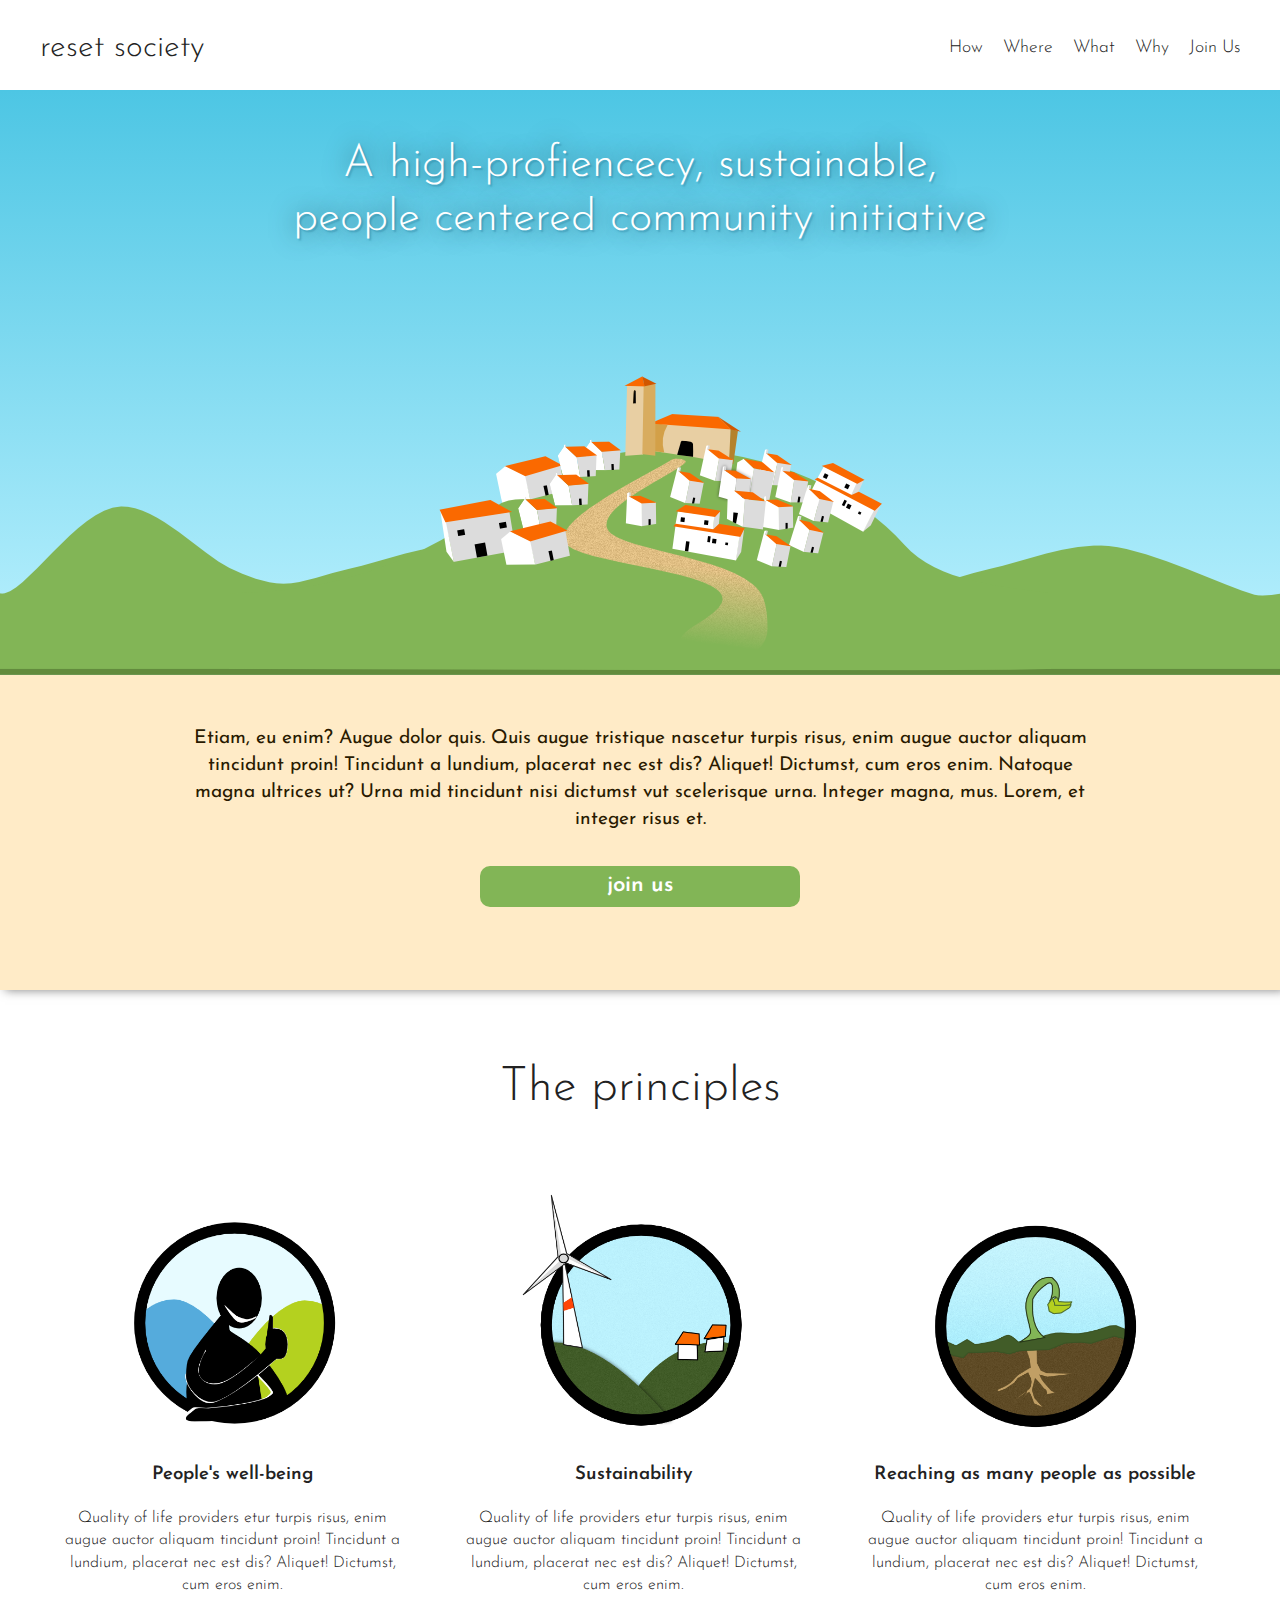
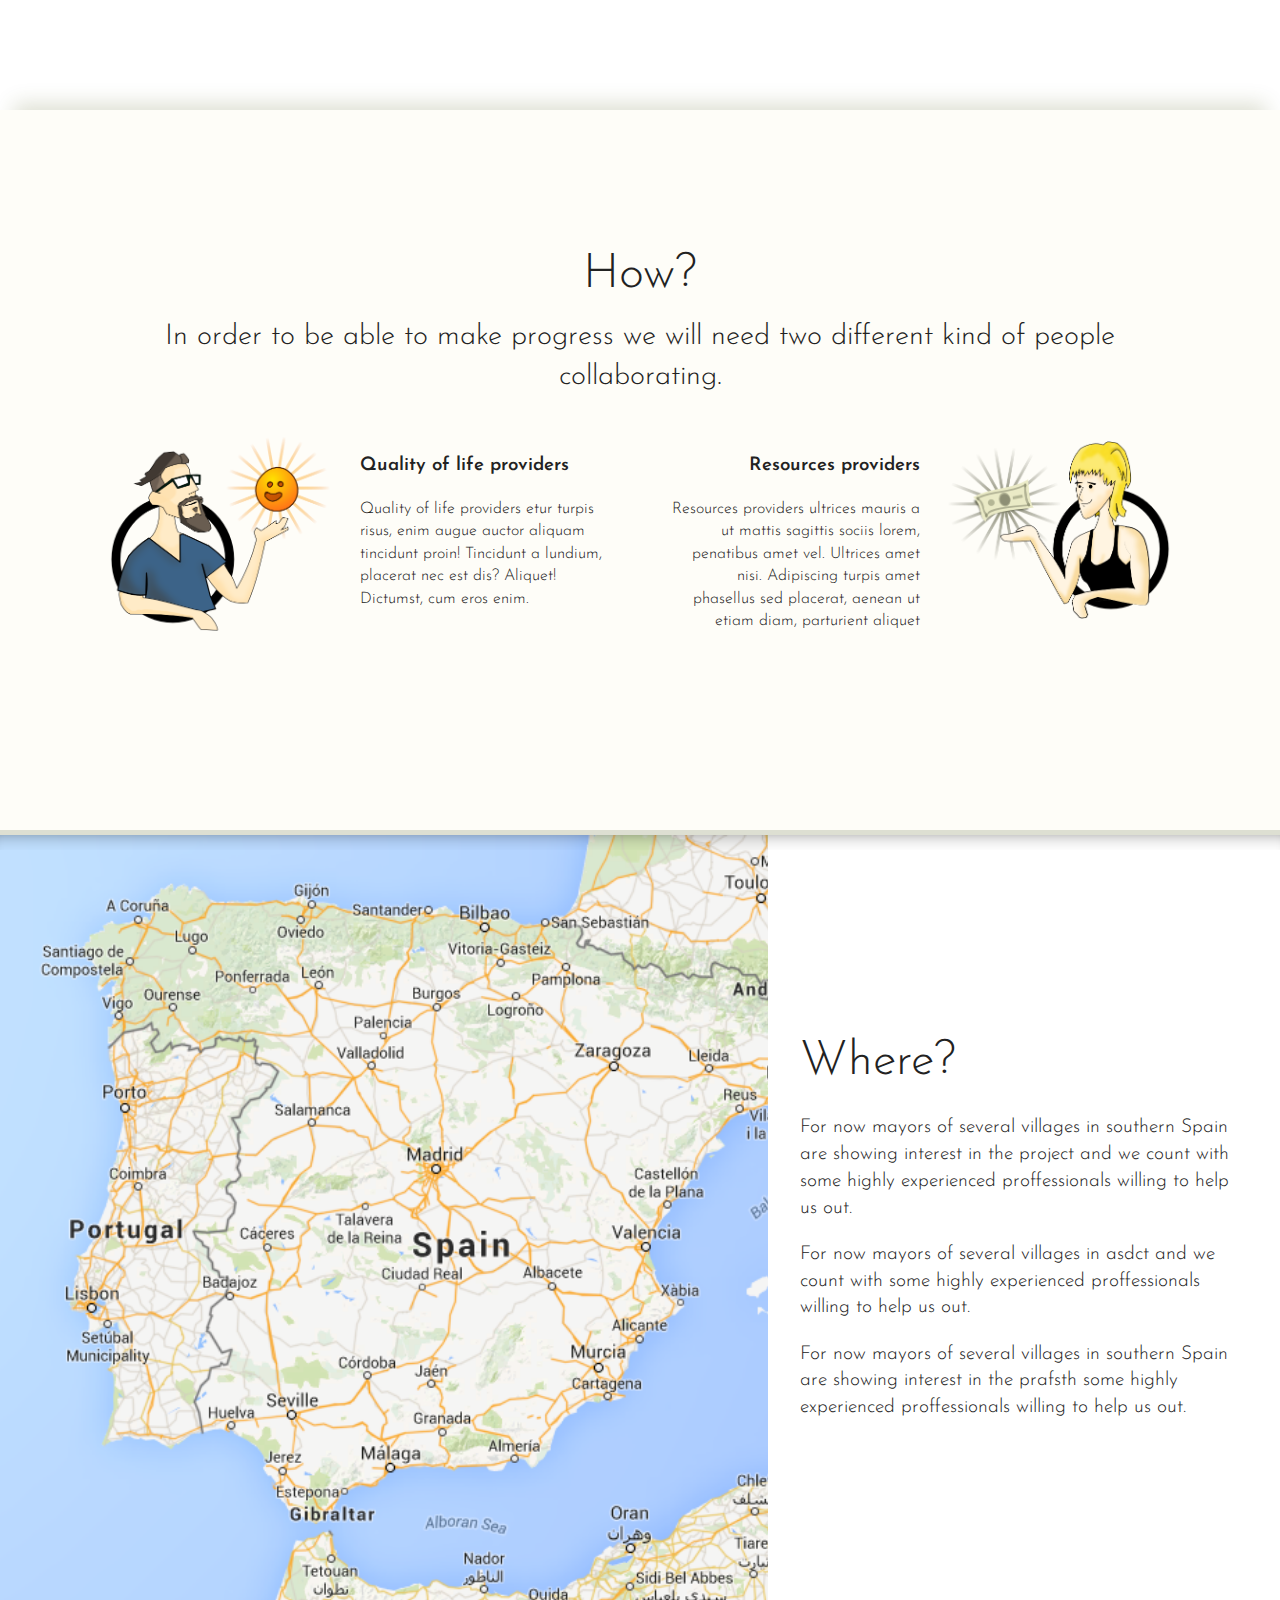
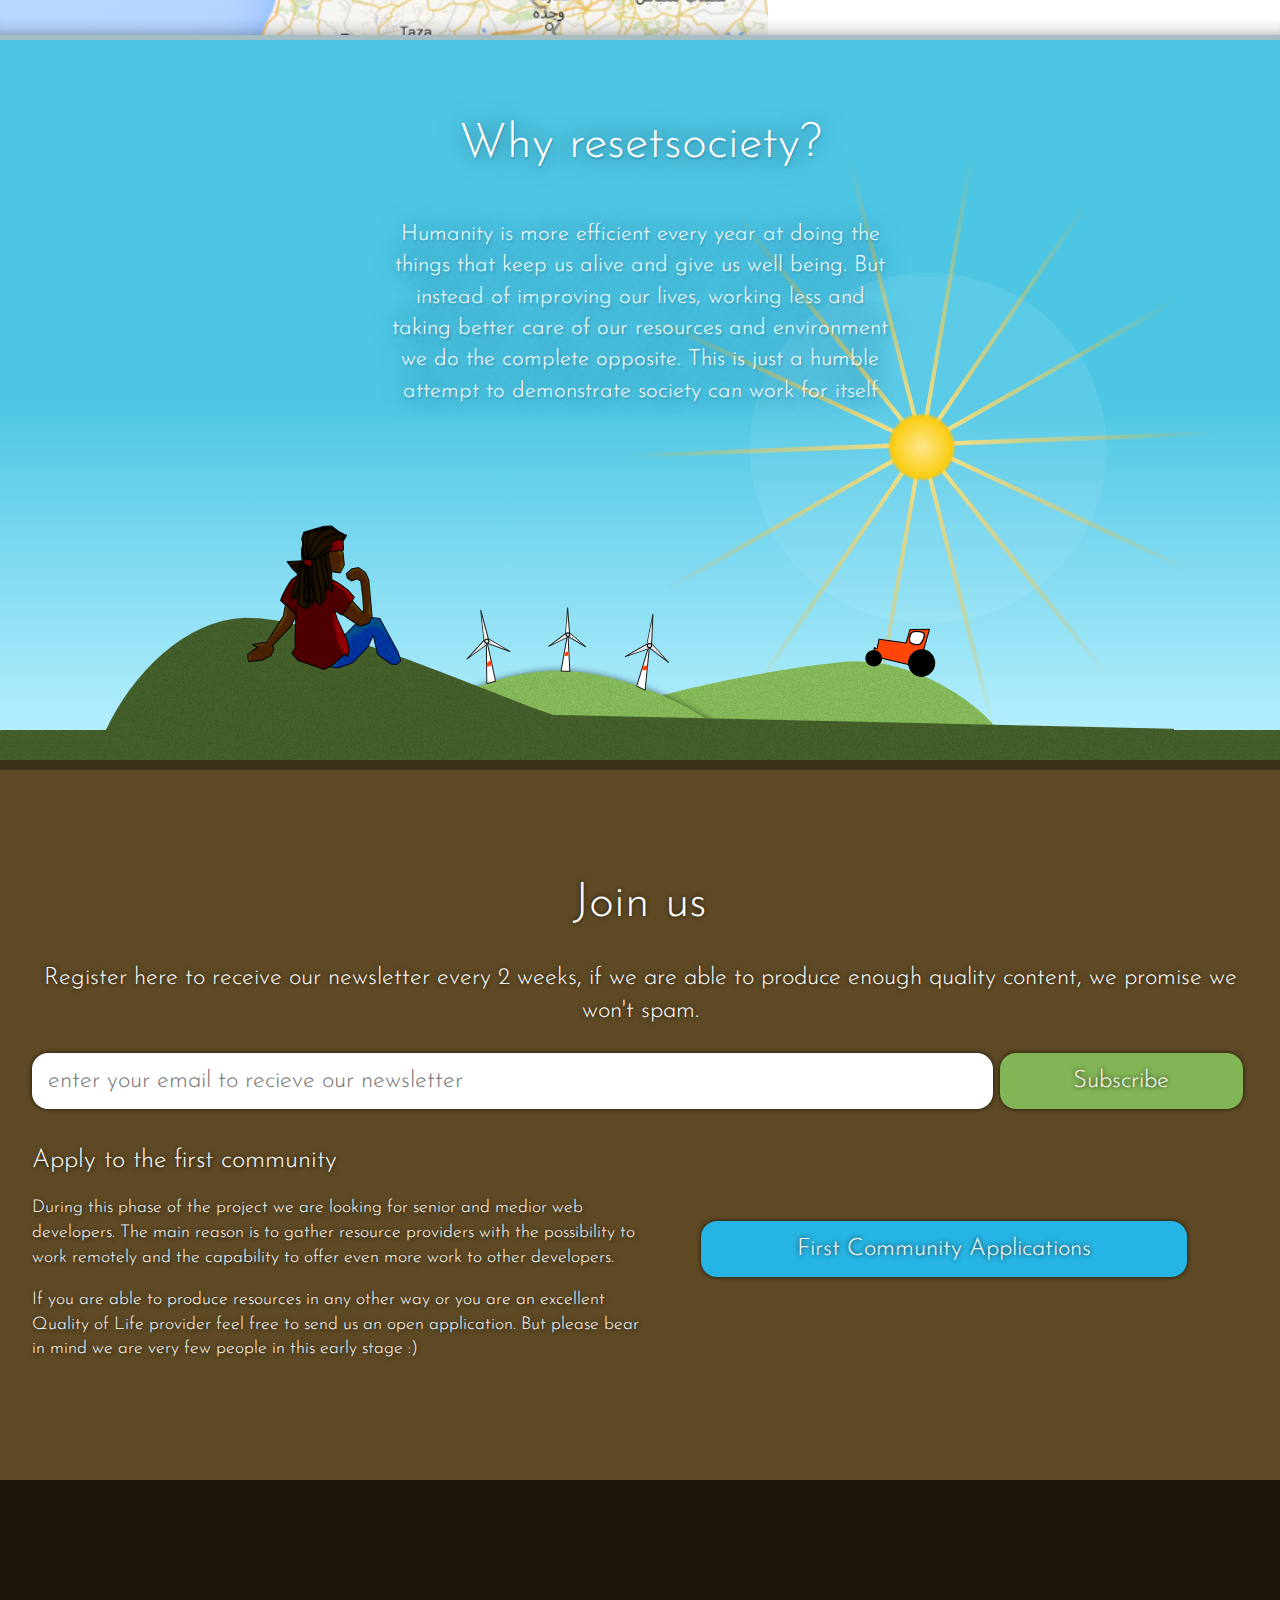
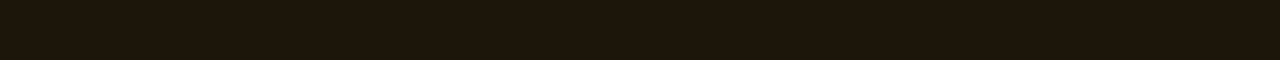
<file: index.html>
<!DOCTYPE html>
<!--[if lt IE 7]>      <html class="no-js lt-ie9 lt-ie8 lt-ie7"> <![endif]-->
<!--[if IE 7]>         <html class="no-js lt-ie9 lt-ie8"> <![endif]-->
<!--[if IE 8]>         <html class="no-js lt-ie9"> <![endif]-->
<!--[if gt IE 8]><!--> <html class="no-js"> <!--<![endif]-->
<head>
  <meta charset="utf-8">
  <meta http-equiv="X-UA-Compatible" content="IE=edge">
  <title></title>
  <meta name="description" content="">
  <meta name="viewport" content="width=device-width, initial-scale=1">

  <!-- Place favicon.ico and apple-touch-icon.png in the root directory -->

  <link rel="stylesheet" href="css/normalize.css">
  <link rel="stylesheet" href="css/main.css">
  <link rel="stylesheet" href="css/main_nav.css">
  <link rel="stylesheet" href="css/home.css">
  <script src="js/vendor/modernizr-2.6.2.min.js"></script>
  <!-- <link href='http://fonts.googleapis.com/css?family=Fira+Sans:300,400,500' rel='stylesheet' type='text/css'> -->
  <link href='http://fonts.googleapis.com/css?family=Josefin+Sans:300,400,600' rel='stylesheet' type='text/css'>
  <link rel="stylesheet" href="http://i.icomoon.io/public/temp/89fc2ce3e8/ResetSociety/style.css">
</head>

<body>
  <nav class="main_nav">
    <h1 class="main_nav__logo">reset society</h1>
    <ul class="main_nav__list">
      <li class="main_nav__item">How</li>
      <li class="main_nav__item">Where</li>
      <li class="main_nav__item">What</li>
      <li class="main_nav__item">Why</li>
      <li class="main_nav__item">Join Us</li>
    </ul>
  </nav>


  <div class="home__intro__sky">
    <p class="home__intro__tagline">A high-profiencecy, sustainable, people centered community initiative</p>
    <div class="home__intro__village__wrapper">
      <div class="home__intro__village__ground"></div>
      <div class="home__intro__village"></div>
    </div>
  </div>
  <div class="home__intro__earth">
    <div class="home__intro__copy">
      <p>Etiam, eu enim? Augue dolor quis. Quis augue tristique nascetur turpis risus, enim augue auctor aliquam tincidunt proin! Tincidunt a lundium, placerat nec est dis? Aliquet! Dictumst, cum eros enim. Natoque magna ultrices ut? Urna mid tincidunt nisi dictumst vut scelerisque urna. Integer magna, mus. Lorem, et integer risus et.</p>
      <a class="home__intro__cta" href="#join-us" class="home__mini-cta">join us</a>
    </div>
  </div>


  <div class="home__outer__wrapper">
    <div class="home__inner__wrapper">
      <h2 class="home__heading">The principles</h2>

      <ul class="home__what">
        <li class="home__what__item">
          <div class="home__what__caption"><img src="img/ethics.png" alt="People's well-being"></div>
          <div class="home__what__item__copy">
            <h3>People's well-being</h3>
            <p>Quality of life providers etur turpis risus, enim augue auctor aliquam tincidunt proin! Tincidunt a lundium, placerat nec est dis? Aliquet! Dictumst, cum eros enim.</p>
          </div>
        </li>
        <li class="home__what__item">
          <div class="home__what__caption"><img src="img/sustainable.png" alt="Sustainability"></div>
          <div class="home__what__item__copy">
            <h3>Sustainability</h3>
            <p>Quality of life providers etur turpis risus, enim augue auctor aliquam tincidunt proin! Tincidunt a lundium, placerat nec est dis? Aliquet! Dictumst, cum eros enim.</p>
          </div>
        </li>
        <li class="home__what__item">
          <div class="home__what__caption"><img src="img/growth.png" alt="Reaching as much people as possible"></div>
          <div class="home__what__item__copy">
            <h3>Reaching as many people as possible</h3>
            <p>Quality of life providers etur turpis risus, enim augue auctor aliquam tincidunt proin! Tincidunt a lundium, placerat nec est dis? Aliquet! Dictumst, cum eros enim.</p>
          </div>
        </li>
      </ul>
    </div>
  </div>


  <div class="home__outer__wrapper home__outer__wrapper--green">
    <div class="home__inner__wrapper home__how__wrapper">
      <h2 class="home__heading">How?</h2>
      <p class="home__section_intro">In order to be able to make progress we will need two different kind of people collaborating.</p>

      <ul class="home__how">
        <li class="home__how__item home__how__qot_image"><img src="img/smile.png" alt="prueba"></li>
        <li class="home__how__item home__how__qot_copy">
          <h3>Quality of life providers</h3>
        <p>Quality of life providers etur turpis risus, enim augue auctor aliquam tincidunt proin! Tincidunt a lundium, placerat nec est dis? Aliquet! Dictumst, cum eros enim.</p>
        </li>
        <li class="home__how__item home__how__resources_image"><img src="img/money.png" alt="prueba"></li>
        <li class="home__how__item home__how__resources_copy">
          <h3>Resources providers</h3>
          <p>Resources providers ultrices mauris a ut mattis sagittis sociis lorem, penatibus amet vel. Ultrices amet nisi. Adipiscing turpis amet phasellus sed placerat, aenean ut etiam diam, parturient aliquet</p>
        </li>
      </ul>
    </div>
  </div>


  <div class="home__where">
    <div class="home__where__map__container">

    </div>

    <div class="home__where__content">
      <h2 class="home__heading home__where__heading">Where?</h2>
      <p class="home__where__copy">For now mayors of several villages in southern Spain are showing interest in the project and we count with some highly experienced proffessionals willing to help us out.</p>
      <p class="home__where__copy">For now mayors of several villages in asdct and we count with some highly experienced proffessionals willing to help us out.</p>
      <p class="home__where__copy">For now mayors of several villages in southern Spain are showing interest in the prafsth some highly experienced proffessionals willing to help us out.</p>
    </div>
  </div>


  <div class="home__why__wrapper">
    <div class="home__why">
      <h2>Why resetsociety?</h2>
      <p>Humanity is more efficient every year at doing the things that keep us alive and give us well being. But instead of improving our lives, working less and taking better care of our resources and environment we do the complete opposite. This is just a humble attempt to demonstrate society can work for itself</p>
    </div>
  </div>

  <div class="home__join_us__wrapper">
    <div class="home__join_us">
      <h2 class="home__join_us__heading">Join us</h2>
      <p class="home__join_us__headline">Register here to receive our newsletter every 2 weeks, if we are able to produce enough quality content, we promise we won't spam.</p>

      <form action="" class="home__newsletter_form">
        <input class="home__newsletter" type="text" placeholder="enter your email to recieve our newsletter">
        <button class="home__newsletter__button">Subscribe</button>
      </form>

      <div class="home__join_us__apply">
        <div class="home__join_us__apply__copy">
          <h4>Apply to the first community</h4>
          <p>During this phase of the project we are looking for senior and medior web developers. The main reason is to gather resource providers with the possibility to work remotely and the capability to offer even more work to other developers.</p>
          <p>If you are able to produce resources in any other way or you are an excellent Quality of Life provider feel free to send us an open application. But please bear in mind we are very few people in this early stage :)</p>
        </div>
        <div class="home__join_us__apply__actions">
          <ul  class="home__join_us__apply__social">
            <li class="home__join_us__apply__social__icon"><a href="" class="icon-facebook"></a></li>
            <li class="home__join_us__apply__social__icon"><a href="" class="icon-twitter"></a></li>
            <li class="home__join_us__apply__social__icon"><a href="" class="icon-linkedin"></a></li>
            <li class="home__join_us__apply__social__icon"><a href="" class="icon-email"></a></li>
          </ul>
          <button class="home__join_us__apply__cta">
            First Community Applications
          </button>
        </div>
      </div>
    </div>
  </div>

  <footer>

  </footer>

  <script src="//ajax.googleapis.com/ajax/libs/jquery/1.10.2/jquery.min.js"></script>
  <script>window.jQuery || document.write('<script src="js/vendor/jquery-1.10.2.min.js"><\/script>')</script>
  <script src="js/plugins.js"></script>
  <script src="js/main.js"></script>

  <!-- TODO Google Analytics: change UA-XXXXX-X to be your site's ID. -->
  <script>
    // (function(b,o,i,l,e,r){b.GoogleAnalyticsObject=l;b[l]||(b[l]=
    // function(){(b[l].q=b[l].q||[]).push(arguments)});b[l].l=+new Date;
    // e=o.createElement(i);r=o.getElementsByTagName(i)[0];
    // e.src='//www.google-analytics.com/analytics.js';
    // r.parentNode.insertBefore(e,r)}(window,document,'script','ga'));
    // ga('create','UA-XXXXX-X');ga('send','pageview');
  </script>
</body>
</html>
</file>
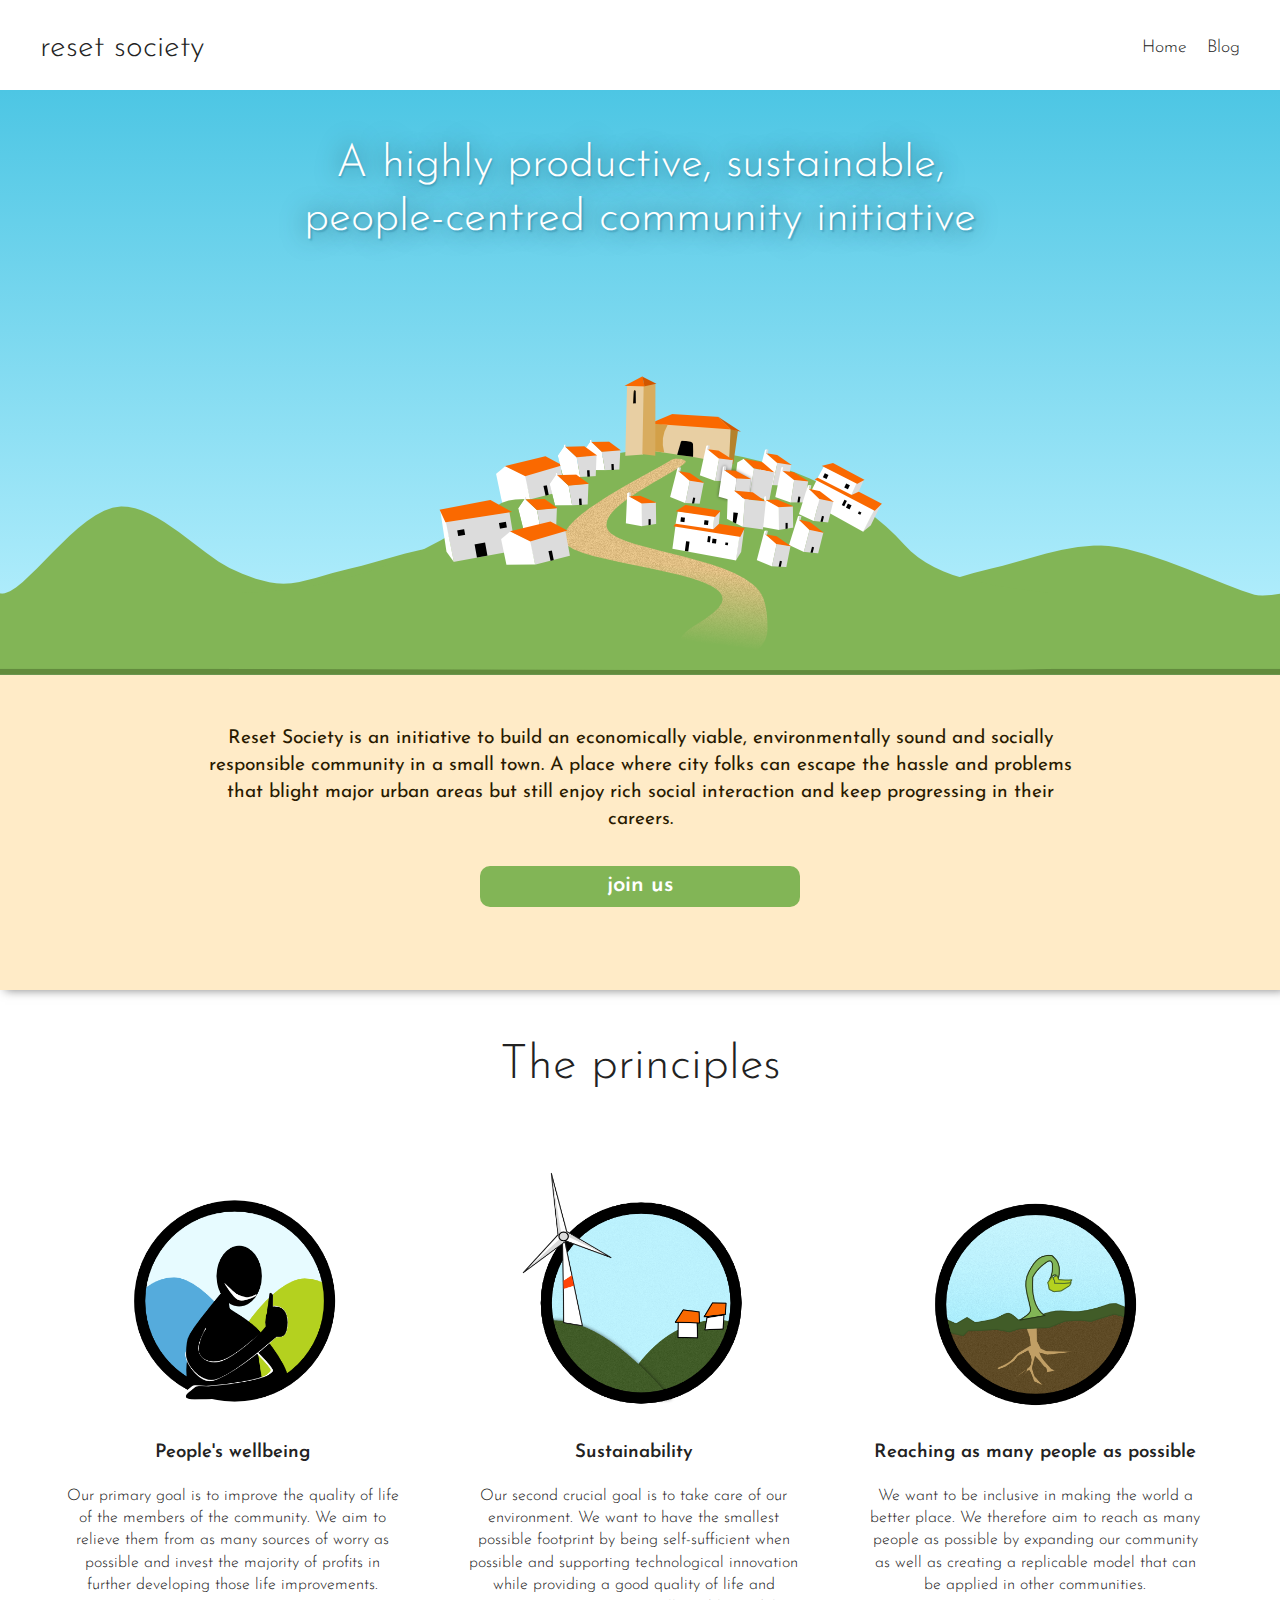
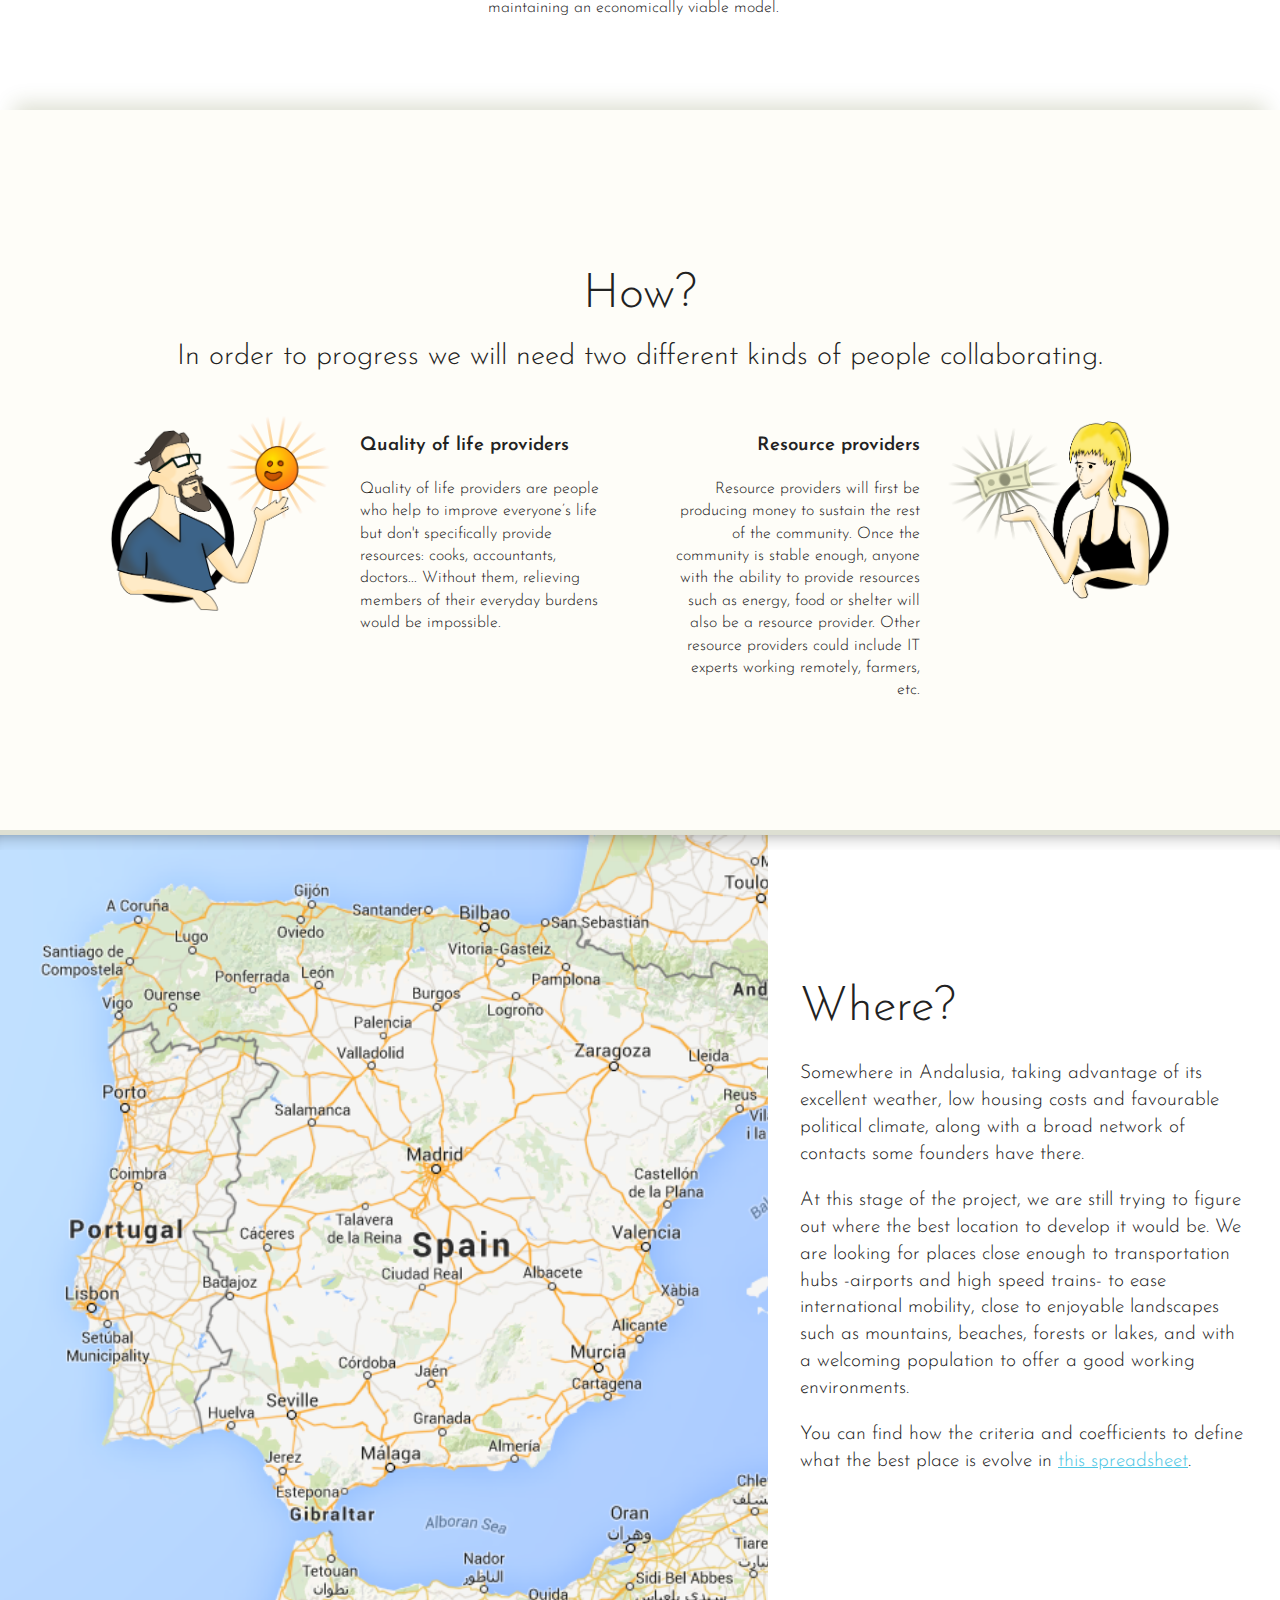
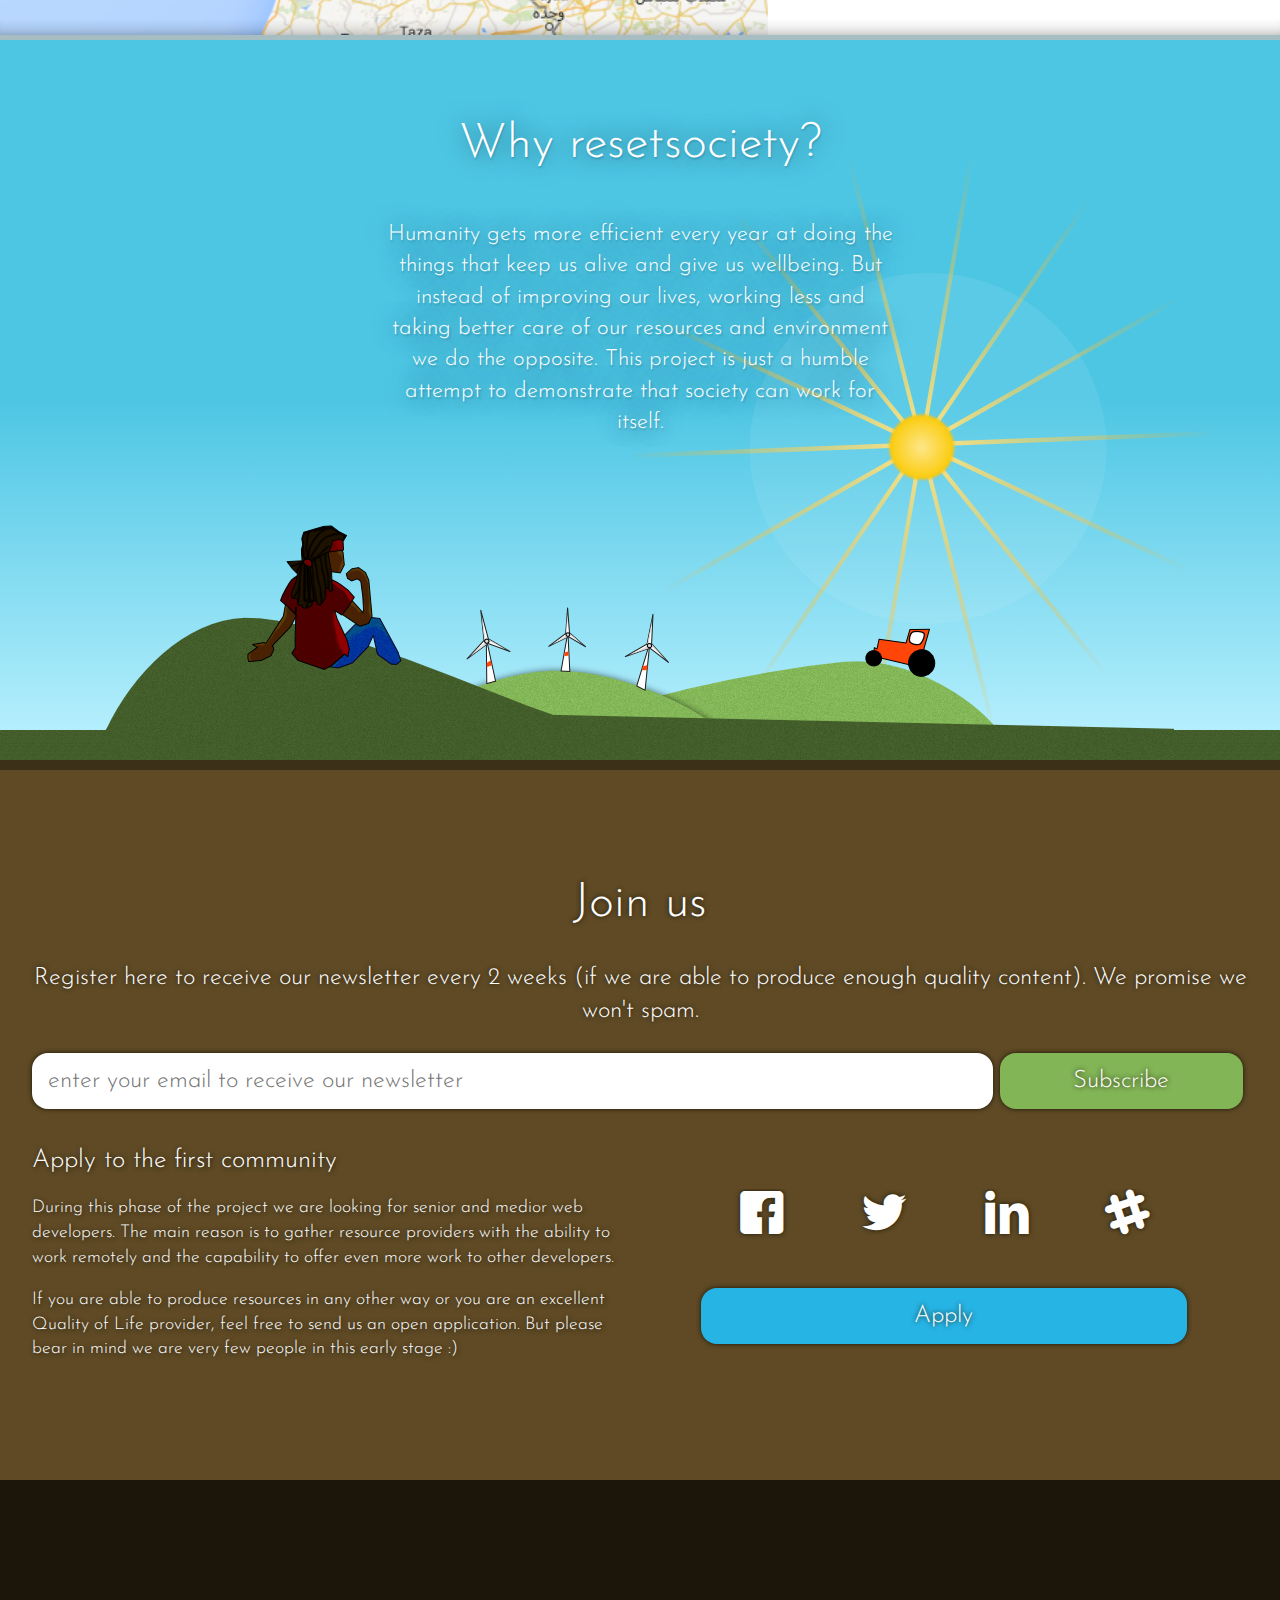
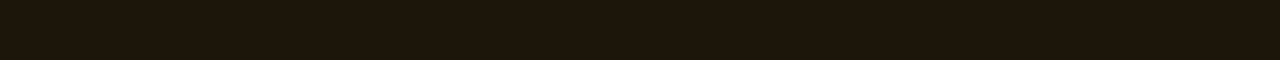
<file: home.html>
<!DOCTYPE html>
<!--[if lt IE 7]>      <html class="no-js lt-ie9 lt-ie8 lt-ie7"> <![endif]-->
<!--[if IE 7]>         <html class="no-js lt-ie9 lt-ie8"> <![endif]-->
<!--[if IE 8]>         <html class="no-js lt-ie9"> <![endif]-->
<!--[if gt IE 8]><!--> <html class="no-js"> <!--<![endif]-->
<head>
  <meta charset="utf-8">
  <meta http-equiv="X-UA-Compatible" content="IE=edge">
  <title>Reset Society</title>
  <meta name="description" content="">
  <meta name="viewport" content="width=device-width, initial-scale=1">

  <!-- Place favicon.ico and apple-touch-icon.png in the root directory -->

  <link rel="stylesheet" href="css/normalize.css">
  <link rel="stylesheet" href="css/main.css">
  <link rel="stylesheet" href="css/main_nav.css">
  <link rel="stylesheet" href="css/home.css">
  <link rel="stylesheet" href="css/icons.css">
  <script src="js/vendor/modernizr-2.6.2.min.js"></script>
  <!-- <link href='http://fonts.googleapis.com/css?family=Fira+Sans:300,400,500' rel='stylesheet' type='text/css'> -->
  <link href='http://fonts.googleapis.com/css?family=Josefin+Sans:300,400,600' rel='stylesheet' type='text/css'>
  <link rel="stylesheet" href="http://i.icomoon.io/public/temp/89fc2ce3e8/ResetSociety/style.css">
</head>

<body>
  <nav class="main_nav">
    <h1 class="main_nav__logo"><a href="http://www.resetsociety.com/">reset society</a></h1>
    <ul class="main_nav__list">
      <li class="main_nav__item"><a href="http://www.resetsociety.com/">Home</a></li>
      <li class="main_nav__item"><a href="https://resetsociety.wordpress.com/">Blog</a></li>
    </ul>
  </nav>


  <div class="home__intro__sky">
    <p class="home__intro__tagline">A highly productive, sustainable, people-centred community initiative</p>
    <div class="home__intro__village__wrapper">
      <div class="home__intro__village__ground"></div>
      <div class="home__intro__village"></div>
    </div>
  </div>
  <div class="home__intro__earth">
    <div class="home__intro__copy">
      <p>Reset Society is an initiative to build an economically viable, environmentally sound and socially responsible community in a small town. A place where city folks can escape the hassle and problems that blight major urban areas but still enjoy rich social interaction and keep progressing in their careers. </p>
      <a class="home__intro__cta" href="#join-us" class="home__mini-cta">join us</a>
    </div>
  </div>


  <div class="home__outer__wrapper">
    <div class="home__inner__wrapper">
      <h2 class="home__heading">The principles</h2>

      <ul class="home__what">
        <li class="home__what__item">
          <div class="home__what__caption"><img src="img/ethics.png" alt="People's well-being"></div>
          <div class="home__what__item__copy">
            <h3>People's wellbeing</h3>
            <p>Our primary goal is to improve the quality of life of the members of the community. We aim to relieve them from as many sources of worry as possible and invest the majority of profits in further developing those life improvements.</p>
          </div>
        </li>
        <li class="home__what__item">
          <div class="home__what__caption"><img src="img/sustainable.png" alt="Sustainability"></div>
          <div class="home__what__item__copy">
            <h3>Sustainability</h3>
            <p> Our second crucial goal is to take care of our environment. We want to have the smallest possible footprint by being self-sufficient when possible and supporting technological innovation while providing a good quality of life and maintaining an economically viable model.</p>
          </div>
        </li>
        <li class="home__what__item">
          <div class="home__what__caption"><img src="img/growth.png" alt="Reaching as much people as possible"></div>
          <div class="home__what__item__copy">
            <h3>Reaching as many people as possible</h3>
            <p>We want to be inclusive in making the world a better place. We therefore aim to reach as many people as possible by expanding our community as well as creating a replicable model that can be applied in other communities.</p>
          </div>
        </li>
      </ul>
    </div>
  </div>


  <div class="home__outer__wrapper home__outer__wrapper--green">
    <div class="home__inner__wrapper home__how__wrapper">
      <h2 class="home__heading">How?</h2>
      <p class="home__section_intro">In order to progress we will need two different kinds of people collaborating.</p>

      <ul class="home__how">
        <li class="home__how__item home__how__qot_image"><img src="img/smile.png" alt="prueba"></li>
        <li class="home__how__item home__how__qot_copy">
          <h3>Quality of life providers</h3>
          <p>Quality of life providers are people who help to improve everyone’s life but don't specifically provide resources: cooks, accountants, doctors... Without them, relieving members of their everyday burdens would be impossible.</p>
        </li>
        <li class="home__how__item home__how__resources_image"><img src="img/money.png" alt="prueba"></li>
        <li class="home__how__item home__how__resources_copy">
          <h3>Resource providers</h3>
          <p>Resource providers will first be producing money to sustain the rest of the community. Once the community is stable enough, anyone with the ability to provide resources such as energy, food or shelter will also be a resource provider. Other resource providers could include IT experts working remotely, farmers, etc. </p>
        </li>
      </ul>
    </div>
  </div>


  <div class="home__where">
    <div class="home__where__map__container">

    </div>

    <div class="home__where__content">
      <h2 class="home__heading home__where__heading">Where?</h2>
      <p class="home__where__copy">Somewhere in Andalusia, taking advantage of its excellent weather, low housing costs and favourable political climate, along with a broad network of contacts some founders have there.</p>
      <p class="home__where__copy">At this stage of the project, we are still trying to figure out where the best location to develop it would be. We are looking for places close enough to transportation hubs -airports and high speed trains- to ease international mobility, close to enjoyable landscapes such as mountains, beaches, forests or lakes, and with a welcoming population to offer a good working environments. </p>
      <p class="home__where__copy">You can find how the criteria and coefficients to define what the best place is evolve in <a href="">this spreadsheet</a>.</p>
    </div>
  </div>


  <div class="home__why__wrapper">
    <div class="home__why">
      <h2>Why resetsociety?</h2>
      <p>Humanity gets more efficient every year at doing the things that keep us alive and give us wellbeing. But instead of improving our lives, working less and taking better care of our resources and environment we do the opposite. This project is just a humble attempt to demonstrate that society can work for itself.</p>
    </div>
  </div>


  <div class="home__join_us__wrapper">
    <div class="home__join_us">
      <h2 class="home__join_us__heading">Join us</h2>
      <p class="home__join_us__headline">Register here to receive our newsletter every 2 weeks (if we are able to produce enough quality content). We promise we won't spam.</p>

      <form action="//resetsociety.us11.list-manage.com/subscribe/post?u=d38d0046cef21d98f23c2ae38&amp;id=121316533f" method="post" id="mc-embedded-subscribe-form" name="mc-embedded-subscribe-form" class="validate home__newsletter_form" target="_blank" novalidate>
        <input type="email" value="" name="EMAIL" class="required email home__newsletter" placeholder="enter your email to receive our newsletter" id="mce-EMAIL">
        <input type="submit" value="Subscribe" name="subscribe" id="mc-embedded-subscribe" class="button home__newsletter__button">
        <div id="mce-responses" class="clear">
          <div class="response" id="mce-error-response" style="display:none"></div>
          <div class="response" id="mce-success-response" style="display:none"></div>
        </div>    <!-- real people should not fill this in and expect good things - do not remove this or risk form bot signups-->
        <div style="position: absolute; left: -5000px;"><input type="text" name="b_d38d0046cef21d98f23c2ae38_121316533f" tabindex="-1" value=""></div>
      </form>

      <div class="home__join_us__apply">
        <div class="home__join_us__apply__copy">
          <h4>Apply to the first community</h4>
          <p>During this phase of the project we are looking for senior and medior web developers. The main reason is to gather resource providers with the ability to work remotely and the capability to offer even more work to other developers.</p>
          <p>If you are able to produce resources in any other way or you are an excellent Quality of Life provider, feel free to send us an open application. But please bear in mind we are very few people in this early stage :)</p>
        </div>
        <div class="home__join_us__apply__actions">
          <ul  class="home__join_us__apply__social">
            <li class="home__join_us__apply__social__icon"><a href="" class="icon-facebook"></a></li>
            <li class="home__join_us__apply__social__icon"><a href="" class="icon-twitter"></a></li>
            <li class="home__join_us__apply__social__icon"><a href="" class="icon-linkedin"></a></li>
            <li class="home__join_us__apply__social__icon"><a href="" class="icon-slack"></a></li>
          </ul>
          <button class="home__join_us__apply__cta">
            Apply
          </button>
        </div>
      </div>
    </div>
  </div>

  <footer>

  </footer>

  <script src="//ajax.googleapis.com/ajax/libs/jquery/1.10.2/jquery.min.js"></script>
  <script>window.jQuery || document.write('<script src="js/vendor/jquery-1.10.2.min.js"><\/script>')</script>
  <script src="js/plugins.js"></script>
  <script src="js/main.js"></script>

  <!-- TODO Google Analytics: change UA-XXXXX-X to be your site's ID. -->
  <script>
    // (function(b,o,i,l,e,r){b.GoogleAnalyticsObject=l;b[l]||(b[l]=
    // function(){(b[l].q=b[l].q||[]).push(arguments)});b[l].l=+new Date;
    // e=o.createElement(i);r=o.getElementsByTagName(i)[0];
    // e.src='//www.google-analytics.com/analytics.js';
    // r.parentNode.insertBefore(e,r)}(window,document,'script','ga'));
    // ga('create','UA-XXXXX-X');ga('send','pageview');
  </script>
</body>
</html>
</file>
<file: css/main.css>
/*! HTML5 Boilerplate v4.3.0 | MIT License | http://h5bp.com/ */

/*
 * What follows is the result of much research on cross-browser styling.
 * Credit left inline and big thanks to Nicolas Gallagher, Jonathan Neal,
 * Kroc Camen, and the H5BP dev community and team.
 */

/* ==========================================================================
   Base styles: opinionated defaults
   ========================================================================== */

html,
button,
input,
select,
textarea {
    color: #222;
    font-family: 'Josefin Sans', sans-serif;
    font-weight: 300;
}

html {
    font-size: 1em;
    line-height: 1.4;
}

@media only screen and (min-width: 2000px) and (orientation: landscape) {
  html {font-size: 1.6em;}
}

@media only screen and (min-width: 599px) and (orientation: portrait)  {
 html {font-size: 1.4em;}
}

@media only screen and (min-width: 1000px) and (orientation: portrait)  {
 html {font-size: 2.4em;}
}

@media only screen and (min-width: 1600px) and (orientation: portrait)  {
 html {font-size: 3.2em;}
}

/*
 * Remove text-shadow in selection highlight: h5bp.com/i
 * These selection rule sets have to be separate.
 * Customize the background color to match your design.
 */

::-moz-selection {
    background: #b3d4fc;
    text-shadow: none;
}

::selection {
    background: #b3d4fc;
    text-shadow: none;
}

/*
 * A better looking default horizontal rule
 */

hr {
    display: block;
    height: 1px;
    border: 0;
    border-top: 1px solid #ccc;
    margin: 1em 0;
    padding: 0;
}

/*
 * Remove the gap between images, videos, audio and canvas and the bottom of
 * their containers: h5bp.com/i/440
 */

audio,
canvas,
img,
video {
    vertical-align: middle;
}

/*
 * Remove default fieldset styles.
 */

fieldset {
    border: 0;
    margin: 0;
    padding: 0;
}

/*
 * Allow only vertical resizing of textareas.
 */

textarea {
    resize: vertical;
}

h1,
h2,
h3,
h4,
h5,
h6 {
    font-weight: 300;
}

h2 {
    font-size: 3rem;
    text-align: center;
}

h3 {
    font-weight: 600;
}

a {
    color: #4DC6E4;
}

/* ==========================================================================
   Browse Happy prompt
   ========================================================================== */

.browsehappy {
    margin: 0.2em 0;
    background: #ccc;
    color: #000;
    padding: 0.2em 0;
}

/* ==========================================================================
   Helper classes
   ========================================================================== */

/*
 * Image replacement
 */

.ir {
    background-color: transparent;
    border: 0;
    overflow: hidden;
    /* IE 6/7 fallback */
    *text-indent: -9999px;
}

.ir:before {
    content: "";
    display: block;
    width: 0;
    height: 150%;
}

/*
 * Hide from both screenreaders and browsers: h5bp.com/u
 */

.hidden {
    display: none !important;
    visibility: hidden;
}

/*
 * Hide only visually, but have it available for screenreaders: h5bp.com/v
 */

.visuallyhidden {
    border: 0;
    clip: rect(0 0 0 0);
    height: 1px;
    margin: -1px;
    overflow: hidden;
    padding: 0;
    position: absolute;
    width: 1px;
}

/*
 * Extends the .visuallyhidden class to allow the element to be focusable
 * when navigated to via the keyboard: h5bp.com/p
 */

.visuallyhidden.focusable:active,
.visuallyhidden.focusable:focus {
    clip: auto;
    height: auto;
    margin: 0;
    overflow: visible;
    position: static;
    width: auto;
}

/*
 * Hide visually and from screenreaders, but maintain layout
 */

.invisible {
    visibility: hidden;
}

.clearfix:before,
.clearfix:after {
    content: " "; /* 1 */
    display: table; /* 2 */
}

.clearfix:after {
    clear: both;
}
</file>
<file: css/main_nav.css>
.main_nav {
  overflow: hidden;
  padding: 0 2.5rem;
  height: 10%;
  min-height: 5rem;
}

.main_nav__logo {
  float: left;
  line-height: 2rem;
  margin: 2rem 0;
}

.main_nav__list {
  float: right;
  overflow: hidden;
  list-style: none;
  margin: 2rem 0;
}

.main_nav__item {
  float: left;
  margin-left: 20px;
  font-size: 1.1rem;
  line-height: 2rem;
}
  .main_nav__logo a,
  .main_nav__item a {
    color: #222;
    text-decoration: none;
    transition: .3s color;
  }

  .main_nav__logo a:hover,
  .main_nav__item a:hover {
    color:  #4DC6E4;
  }


@media only screen and (min-width: 320px) and (orientation: portrait) {
  .main_nav { height: auto; min-height: inherit; padding: 0 1rem; }
  .main_nav__logo,
  .main_nav__list { margin: 1rem 0;}
}
</file>
<file: css/home.css>
/*

  Color Theme:
  -dark blue-
  #4DC6E4
  -bright blue-
  #69D2E7;

  -aquamarina-
  #A7DBD8;

  -dulled green-
  #E0E4CC;

  -copy brown-
  #291A00

  -orange-
  #F38630;

  -dark orange-
  #FA6900;

  -green-
  #82B556

*/

/*   Intro    */
/*=========================================*/
.home__intro {}

.home__intro__sky{
  position: relative;
  background: #BDF2FF;
  background: linear-gradient(180deg,#4DC6E4,#BDF2FF);
  min-height: 65%;
}

.home__intro__village__wrapper {
  position: absolute;
  bottom: 0;
  width: 100%;
  height: 355px; /* Village drawing height */
}

.home__intro__village__ground,
.home__intro__village {
  position: absolute;
  width: 100%;
  height: 100%;
  bottom: 0;
}

.home__intro__village__ground { background: url(../img/ground.png) repeat-x  0% 100%; }
.home__intro__village { background: url(../img/village.png) no-repeat 50% 100%; }


.home__intro__tagline {
  color: white;
  max-width: 50rem;
  text-align: center;
  font-size: 2.8rem;
  font-weight: 300;
  padding: 3rem 3rem 390px 3rem;
  margin: 0 auto;
  text-shadow: 0 0 1.5rem rgba(32, 82, 98, 1),0.1rem 0.1rem 0.1rem rgba(54, 146, 175, 0.55);
  line-height: 120%;
}


.home__intro__copy {
  font-size: 1.2rem;
  max-width: 60rem;
  font-weight: 400;
  padding: 2rem;
  color: #291A00;
  margin: 0 auto;
}

.home__intro__earth {
  background: #ffebc7;
  box-shadow:  5px 0 10px rgba(0,0,0,0.5);
  width: 100%;
  min-height: 35%;
  text-align: center;
  margin: 0 auto;
}

.home__intro__cta{
  background: #82B556;
  display: block;
  width: 20rem;
  font-size: 1.4rem;
  font-weight: 600;
  color: white;
  border-radius: 10px;
  text-decoration: none;
  padding: 0.3rem 1.25rem;
  margin: 2rem auto;
  transition: all .15s;
}

  .home__intro__cta:hover {
    background: #6C9A43;
  }

@media only screen and (min-width: 200px) and (orientation: portrait)  {
  .home__intro__tagline { font-size: 2rem }
  .home__intro__cta { width: 100% }
}

@media only screen and (min-width: 599px) and (orientation: portrait)  {
  .home__intro__tagline { font-size: 2rem }
}

/* Inter sections  */
/*=========================================*/
.home__heading {
  margin-top: 0;
}


.home__section_intro {
  text-align: center;
  font-size: 1.8rem;
  padding: 0 2rem;
  margin: -2rem auto 2rem auto;
  max-width: 75rem
}

@media only screen and (min-width: 200px) and (orientation: portrait)  {
  .home__heading { margin-bottom: 0; }
  .home__section_intro {
    font-size: 1.2rem;
    padding: 0;
    margin: 0;
    max-width: 100%
  }
}

/*  Wrappers  */
/*=========================================*/

.home__outer__wrapper {
  min-height: 80%;
  display: flex;
  padding: 2rem;
  justify-content: center;
}

  .home__outer__wrapper--green {
    background: #fefdf8;
    box-shadow:  0 -20px 20px -14px rgba(86,96,32,0.2);
  }

.home__inner__wrapper {
  align-self: center;
}


/*  What  */
/*=========================================*/

.home__what {
  display: flex;
  padding: 0;
  list-style: none;
  align-items: baseline;
  max-width: 88rem;
  margin: 0 auto;
}

.home__what__item {
  padding: 2rem;
  text-align: center;
  width: 33%;
}

.home__what__item__copy {

}

.home__what__caption {
  display: block;
  margin: 0 auto 2rem auto;
  width: 14rem;
  /*height: 14rem;*/
  max-width: 100%;
}
  .home__what__caption img {width: 100%; height: 100%;}

.home__mini-cta:hover {
  background: #E7EDC8;
  margin-top:1px;
  border-bottom-width: 1px;
}

@media only screen and (min-width: 200px) and (orientation: portrait)  {
  .home__what { flex-wrap: wrap; }
  .home__what__item {width: 100%}
}

@media only screen and (min-width: 599px) and (orientation: portrait)  {
  .home__what__item {width: 100%}
  .home__what__caption {float: left; margin: 0; max-width: 40% }
  .home__what__item__copy {text-align: left; margin-left: 50%}
}

/*  How  */
/*=========================================*/
.home__how__wrapper {
  background: white;
  margin-top: -67px;
  padding: 3rem;
  border: 10px solid #8E8F75;
  border-top-color: #B3B3A2;
  border-left-color: #BCBCAD;
}
  @media only screen and (max-width: 1280px) and (orientation: landscape),
        (max-width: 1850px) and  (min-resolution: 2dppx)  and (orientation: landscape),
        screen and (min-width: 200px) and (orientation: portrait)  {
      .home__how__wrapper {
        border: 0;
        background: none;
      }
  }

.home__how {
  display: flex;
  padding: 0;
  list-style: none;
  max-width: 88rem;
  margin: 0 auto;
}

.home__how__item {
  width: 25%;
  align-self: center;
}


@media only screen and (max-width: 1000px) and (orientation: landscape),
       (max-width: 1600px) and  (min-resolution: 2dppx) and (orientation: landscape) {
  .home__how { flex-wrap:wrap; }
  .home__how__item {
    width: 50%;
  }
}

.home__how__item img {
  width: 80%;
  display: block;
  margin: 0 auto;
}

.home__how__qot_copy,
.home__how__resources_copy {
  height: 12rem;
}

.home__how__qot_copy {
  order: 2;
  padding-right: 2rem;
}
.home__how__resources_copy {
  order: 3;
  padding-left: 2rem;
  text-align: right;
}

.home__how__qot_image {
  order: 1;
}

.home__how__resources_image {
  order: 4;
}

@media only screen and (min-width: 200px) and (orientation: portrait)  {
  .home__how__wrapper { padding:0; margin-top: 0; }
  .home__how { flex-wrap:wrap; }
  .home__how__item { width: 100%; }
  .home__how__qot_image { order: 1;}
  .home__how__qot_copy { order: 2; text-align: center; padding: 0; }
  .home__how__resources_image { order: 3;}
  .home__how__resources_copy { order: 4; text-align: center; padding: 0; }
}


/*  Where  */
/*=========================================*/

.home__where {
  display: flex;
  min-height: 90%;
  position: relative;
  border-top: 5px solid rgba(86,96,32,0.2);
  border-bottom: 5px solid #A6BEC2;
}

  .home__where:before,
  .home__where:after{
    content: '';
    position: absolute;
    top: 0;
    width: 100%;
    height: 15px;
    box-shadow: inset 0px 15px 25px -25px rgba(0,0,0,1);
  }

  .home__where:after {
    bottom: 0;
    top:auto;
    box-shadow: inset 0px -15px 25px -25px rgba(0,0,0,1);
  }

.home__where__heading {
  margin: 0;
  text-align: left;
}

.home__where__content {
  width: 40%;
  min-height: 60%;
  padding: 2rem;
  order:2;
  align-self: center;
}

.home__where__map__container {
  order:1;
  width: 60%;
  min-height: 60%;
  background: url(../img/spain.png) 50% 50%;
  background-size: cover;
}


@media only screen and (max-width: 1000px) and (orientation: landscape),
            (max-width: 1600px) and  (min-resolution: 2dppx) and (orientation: landscape),
            (min-width: 200px) and (orientation: portrait) {
  .home__where { flex-wrap: wrap; }
  .home__where__content,
  .home__where__map__container {
    width: 100%;
  }
  .home__where__heading { text-align: center; }
  .home__where__content { order:1; }
  .home__where__map__container {height: 60%; min-height: 25rem; order:2;}
}

.home__where__copy {
  font-size: 1.2rem;
}

/*  Why  */
/*=========================================*/
.home__why__wrapper {
  background-color: #BFF5FF;
  background: url(../img/looking.png) no-repeat 50% 100%,
              url(../img/ground2.png) repeat-x 0 100%,
              url(../img/backmountains.png) no-repeat 60% 100%,
              url(../img/sun.png) no-repeat 90% 90%,
              linear-gradient(180deg,#4DC6E4, #4DC6E4, #BDF2FF);
  min-height: 80%;
  display: flex;
  justify-content: center;
  color: white;
  /*text-shadow: 0 0 0.5rem rgba(54, 146, 175, 0.77),0.1rem 0.1rem 0.1rem rgba(54, 146, 175, 0.55);*/
  text-shadow: 0 0 1.5rem rgba(32, 82, 98, 1),0.1rem 0.1rem 0.1rem rgba(54, 146, 175, 0.55);
}

@media only screen and (max-width: 1000px) and (orientation: landscape){
  .home__why__wrapper {
    background-position: 50% 100%,
                         0 100%,
                         90% 100%,
                         140% 190%;
  }
}

.home__why {
  margin-top: 2rem;
  max-width: 40%;
  font-size: 1.4rem;
  text-align: center;
  padding-bottom: 13rem;
}

@media only screen and (min-width: 200px) and (orientation: portrait)  {
  .home__why {
    margin-top: 0;
    max-width: 100%;
    padding: 2rem 2rem 13rem 2rem;
  }
  .home__why__wrapper {
    background-position: 25% 100%,
                         0 100%,
                         -10% 100%,
                         0% 210%;
  }
}

@media only screen and (min-width: 599px) and (orientation: portrait)  {
  .home__why__wrapper {
    background-position: 25% 100%,
                         0 100%,
                         100% 100%,
                         250% 150%;
  }
}

/*  Join Us  */
/*=========================================*/
.home__join_us__wrapper {
  border-top: 10px solid #3D3019;
  background: #5F4A25;
  min-height: 80%;
  display: flex;
  align-items: center;
  justify-content: center;
  color: white;
  text-shadow: 0 0 5px #1B1609;
}

.home__join_us {
  max-width: 88rem;
  font-size: 1.5rem;
  padding: 2rem;
}

.home__join_us__heading { margin: 0; }
.home__join_us__headline { text-align: center; }

.home__newsletter_form {}

.home__newsletter {
  border: 0px;
  padding: 1rem;
  border-radius: 1rem;
  width: 79%;
  box-shadow: 0 0 5px #1B1609;
}

.home__newsletter__button {
  background: #82B556;
  padding: 1rem;
  border-radius: 1rem;
  border: 0px;
  width: 20%;
  color: white;
  text-shadow: 0 0 5px #1B1609;
  box-shadow: 0 0 5px #1B1609;
  transition: .3s all;
  display: inline-block;
}

  .home__newsletter__button:hover { background: #93C667; box-shadow: 1px 1px 10px #0C0508; }

.home__join_us__apply {
  display: flex;
}

.home__join_us__apply__copy {
  font-size: 1.1rem;
  text-shadow: 1px 1px 5px #1B1609;
  width: 50%;
}

  .home__join_us__apply__copy h4 {
    font-size: 1.6rem;
    margin-bottom: 0;
  }

.home__join_us__apply__actions {
  width: 50%;
}

.home__join_us__apply__social {
  width: 80%;
  overflow: hidden;
  margin: 5rem auto 2rem auto;
  list-style: none;
  padding: 0;
  display: flex;
  justify-content: space-around;
}


.home__join_us__apply__social__icon {
  float: left;
  font-size: 3rem;
}

  .home__join_us__apply__social__icon a {
    color: white;
    text-decoration: none;
    transition: .3s all;
  }
    .home__join_us__apply__social__icon a:hover {
      text-shadow: 1px 1px 10px #0C0508;
    }

.home__join_us__apply__cta {
  width: 80%;
  margin: 0 auto;
  display: block;
  color: white;
  background: #26B4E4;
  padding: 1rem;
  border-radius: 1rem;
  border: 0px;
  box-shadow: 0 0 5px #1B1609;
  text-shadow: 0 0 5px #1B1609;
  transition: .3s all;
}
  .home__join_us__apply__cta:hover { background: #57C5EA; box-shadow: 1px 1px 10px #0C0508; }

@media only screen and (min-width: 200px) and (orientation: portrait)  {
  .home__newsletter { width: 100% }
  .home__newsletter__button {
    width: 100%;
    margin-top: 10px;
  }
  .home__join_us__apply {
    flex-wrap: wrap;
  }
  .home__join_us__apply__copy,
  .home__join_us__apply__actions,
  .home__join_us__apply__social,
  .home__join_us__apply__cta { width: 100% }
  .home__join_us__apply__social { margin: 0 auto;}
}

/*  Footer  */
/*=========================================*/

footer {
  background: #1B150A;
  min-height: 20%;
}
</file>
<file: css/icons.css>
@font-face {
	font-family: 'icomoon';
	src:url('../img/fonts/icomoon.eot?uuddon');
	src:url('../img/fonts/icomoon.eot?#iefixuuddon') format('embedded-opentype'),
		url('../img/fonts/icomoon.woff?uuddon') format('woff'),
		url('../img/fonts/icomoon.ttf?uuddon') format('truetype'),
		url('../img/fonts/icomoon.svg?uuddon#icomoon') format('svg');
	font-weight: normal;
	font-style: normal;
}

[class^="icon-"], [class*=" icon-"] {
	font-family: 'icomoon';
	speak: none;
	font-style: normal;
	font-weight: normal;
	font-variant: normal;
	text-transform: none;
	line-height: 1;

	/* Better Font Rendering =========== */
	-webkit-font-smoothing: antialiased;
	-moz-osx-font-smoothing: grayscale;
}


.icon-slack:before {
	content: "\e600";
}

.icon-email:before {
	content: "\e69a";
}

.icon-mail:before {
	content: "\e6da";
}

.icon-typing:before {
	content: "\e733";
}

.icon-facebook-with-circle:before {
	content: "\e766";
}

.icon-facebook:before {
	content: "\e767";
}

.icon-google-with-circle:before {
	content: "\e76c";
}

.icon-google:before {
	content: "\e76d";
}

.icon-linkedin-with-circle:before {
	content: "\e772";
}

.icon-linkedin:before {
	content: "\e773";
}

.icon-twitter-with-circle:before {
	content: "\e77b";
}

.icon-twitter:before {
	content: "\e77c";
}
</file>
